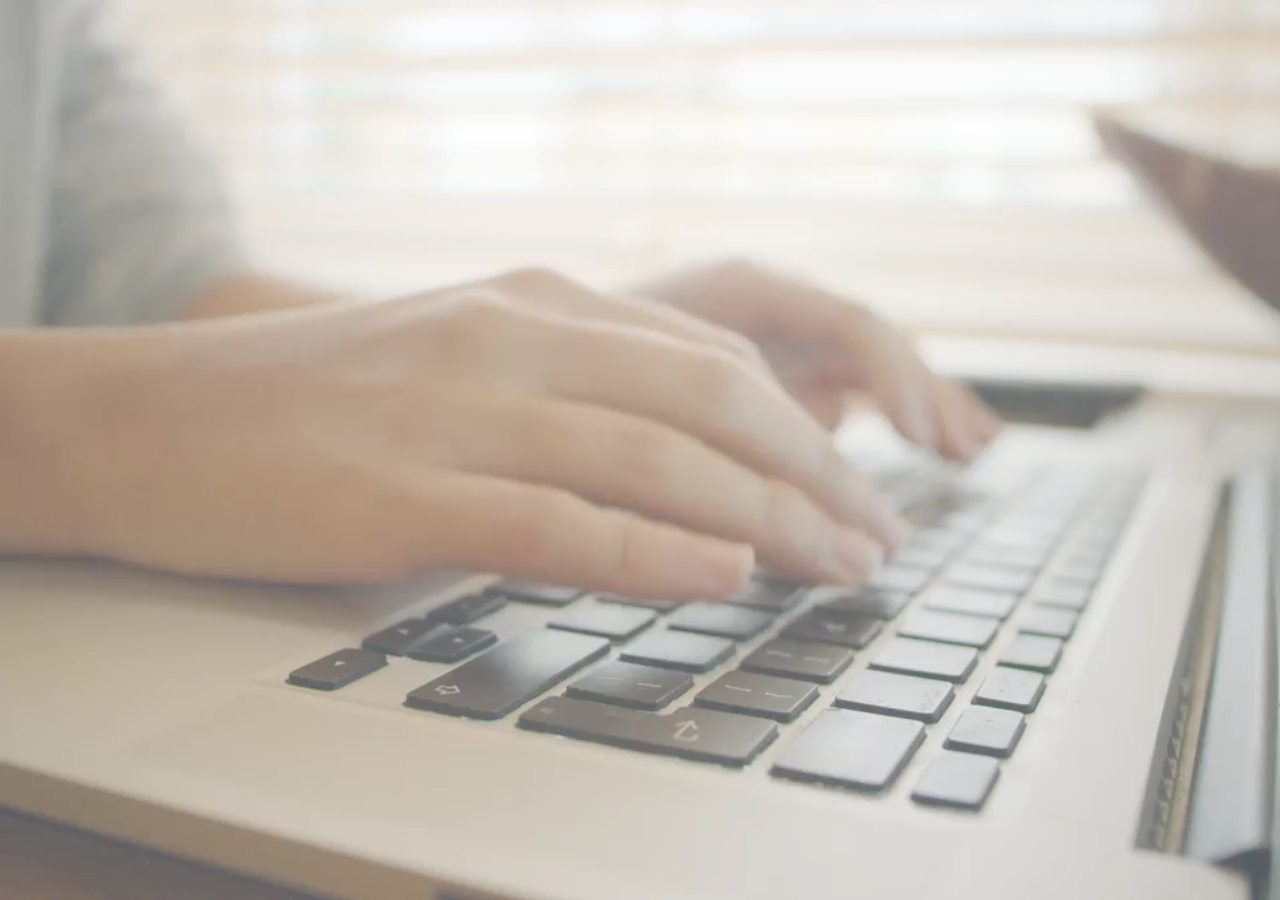
<file: index.html>
<!doctype html><html lang="en"><head><meta charset="utf-8"><link rel="shortcut icon" href="/favicon.ico"><meta name="viewport" content="width=device-width,initial-scale=1,shrink-to-fit=no"><meta name="theme-color" content="#000000"><link rel="manifest" href="/manifest.json"><script type="text/javascript">!function(i){if(i.search){var l={};i.search.slice(1).split("&").forEach(function(i){var a=i.split("=");l[a[0]]=a.slice(1).join("=").replace(/~and~/g,"&")}),void 0!==l.p&&window.history.replaceState(null,null,i.pathname.slice(0,-1)+(l.p||"")+(l.q?"?"+l.q:"")+i.hash)}}(window.location)</script><title>Chat Room</title><link href="/static/css/main.0cf766fc.chunk.css" rel="stylesheet"></head><body><noscript>You need to enable JavaScript to run this app.</noscript><div id="root"></div><script>!function(l){function e(e){for(var r,t,n=e[0],o=e[1],u=e[2],f=0,i=[];f<n.length;f++)t=n[f],p[t]&&i.push(p[t][0]),p[t]=0;for(r in o)Object.prototype.hasOwnProperty.call(o,r)&&(l[r]=o[r]);for(s&&s(e);i.length;)i.shift()();return c.push.apply(c,u||[]),a()}function a(){for(var e,r=0;r<c.length;r++){for(var t=c[r],n=!0,o=1;o<t.length;o++){var u=t[o];0!==p[u]&&(n=!1)}n&&(c.splice(r--,1),e=f(f.s=t[0]))}return e}var t={},p={2:0},c=[];function f(e){if(t[e])return t[e].exports;var r=t[e]={i:e,l:!1,exports:{}};return l[e].call(r.exports,r,r.exports,f),r.l=!0,r.exports}f.m=l,f.c=t,f.d=function(e,r,t){f.o(e,r)||Object.defineProperty(e,r,{enumerable:!0,get:t})},f.r=function(e){"undefined"!=typeof Symbol&&Symbol.toStringTag&&Object.defineProperty(e,Symbol.toStringTag,{value:"Module"}),Object.defineProperty(e,"__esModule",{value:!0})},f.t=function(r,e){if(1&e&&(r=f(r)),8&e)return r;if(4&e&&"object"==typeof r&&r&&r.__esModule)return r;var t=Object.create(null);if(f.r(t),Object.defineProperty(t,"default",{enumerable:!0,value:r}),2&e&&"string"!=typeof r)for(var n in r)f.d(t,n,function(e){return r[e]}.bind(null,n));return t},f.n=function(e){var r=e&&e.__esModule?function(){return e.default}:function(){return e};return f.d(r,"a",r),r},f.o=function(e,r){return Object.prototype.hasOwnProperty.call(e,r)},f.p="/";var r=window.webpackJsonp=window.webpackJsonp||[],n=r.push.bind(r);r.push=e,r=r.slice();for(var o=0;o<r.length;o++)e(r[o]);var s=n;a()}([])</script><script src="/static/js/1.274aac91.chunk.js"></script><script src="/static/js/main.b1681dee.chunk.js"></script></body></html>
</file>
<file: static/css/main.0cf766fc.chunk.css>
html{box-sizing:border-box}*,:after,:before{box-sizing:inherit}body{margin:0;padding:0;font-family:-apple-system,BlinkMacSystemFont,Segoe UI,Roboto,Oxygen,Ubuntu,Cantarell,Fira Sans,Droid Sans,Helvetica Neue,sans-serif;-webkit-font-smoothing:antialiased;-moz-osx-font-smoothing:grayscale;overflow-x:hidden;overflow-y:hidden}code{font-family:source-code-pro,Menlo,Monaco,Consolas,Courier New,monospace}.general-button{cursor:pointer;padding:.6rem}.general-button:focus{outline:1px solid #fff}input{font-size:1.2rem;margin:.4rem 0}:root{--main-color:#484d51;--second-color:#000}@-webkit-keyframes show{0%{opacity:0}to{opacity:1}}@keyframes show{0%{opacity:0}to{opacity:1}}.app-router__profile-container{display:flex;flex-direction:column;justify-content:flex-start;width:100vw;height:100vh;align-items:center;text-align:center}.app-router__divider{flex:0.5 1}.app-router__profile-wrapper{flex:8 1;-webkit-animation:show .5s linear;animation:show .5s linear;z-index:4}.app__container{display:flex;flex-direction:column;align-items:center;text-align:center;width:100%;position:relative;margin:0;height:100vh}.posts-list__container{width:100%;flex:1 1;overflow-y:scroll;-webkit-overflow-scrolling:touch;z-index:3;position:relative}.posts-list__container-inner{flex-direction:column-reverse;display:flex;position:relative;overflow:hidden;padding-bottom:1rem;min-height:100%}.posts-list__container-inner--empty{justify-content:center}.posts-list__start-element{font-size:3rem;color:var(--main-color)}.post-list__loader-wrapper,.posts-list__start-element{display:flex;align-items:center;justify-content:center}.post-list__loader-wrapper{z-index:3}.post-list__loader-wrapper--empty{height:100%}.post__container{display:flex;flex-shrink:0;flex-direction:column;justify-content:center;-webkit-animation:show .5s linear;animation:show .5s linear;width:100%}.post__detailes-container{display:flex;flex-direction:column;justify-content:start;font-size:.8rem}.post__text-row{display:flex}.post__text{display:inline-flex;flex-direction:column;align-items:center;word-break:break-all;color:#fff;border-radius:1rem;padding:.6rem}.post__text--own{background-color:var(--main-color);margin-left:auto}.post__text--else{background-color:#f1f0f0;color:#000;margin-right:auto}.post__visible{flex:20 1;display:flex}.post__invisible{flex:15 1}.post__invisible-sides{flex:1 1}.post__delete-button{display:flex;align-items:flex-end;padding:0;margin-left:auto}.post__delete-button--hidden{visibility:hidden}.post__text-file{width:100%;margin:.5rem;border:1px solid #000;border-radius:1rem}.post__text-and-button{display:flex;flex-direction:column;width:100%}.post__text-span{margin-right:1rem}.divider{height:1rem}.error-message{color:red;background-color:#fff;font-size:.8rem;font-weight:700;border:1px solid;text-align:center}.loader__container{display:flex;background-color:var(--main-color);color:#fff;align-items:center;padding:.5rem;-webkit-animation:show .5s linear;animation:show .5s linear;justify-content:center}.loader__container--withRadius{border-radius:1rem}.loader__container--inverted{background-color:#fff;color:var(--main-color)}.loader__spinner{border:5px solid #fff;border-top-color:transparent;border-radius:50%;width:25px;height:25px;-webkit-animation:spin 1.6s linear infinite;animation:spin 1.6s linear infinite}.loader__spinner--inverted{border:5px solid var(--main-color);border-top:5px solid transparent}@-webkit-keyframes spin{0%{-webkit-transform:rotate(0deg);transform:rotate(0deg)}to{-webkit-transform:rotate(1turn);transform:rotate(1turn)}}@keyframes spin{0%{-webkit-transform:rotate(0deg);transform:rotate(0deg)}to{-webkit-transform:rotate(1turn);transform:rotate(1turn)}}.uploaded-file__file-container{display:flex;flex-direction:column}.uploaded-file__image{width:150px;border:1px solid var(--main-color)}.uploaded-file__image--posted{cursor:pointer}.uploaded-file__general-file-container{color:var(--main-color);border:1px solid var(--main-color);border-radius:1rem;padding:1rem}.uploaded-file__general-file-container--inverted{color:#fff;border:1px solid #fff}.uploaded-file__video-container{position:relative;color:#fff}.uploaded-file__play-pause-button{position:absolute;left:50%;top:50%;-webkit-transform:translate(-50%,-50%);transform:translate(-50%,-50%);background-color:rgba(0,0,0,.664)}.uploaded-file__fullscreen-button{position:absolute;right:0;bottom:0}.confirm__container{border:1px solid;-webkit-animation:show .5s linear;animation:show .5s linear;display:flex;flex-direction:column;color:#fff;border-radius:1rem}.confirm__container--modal{position:absolute;left:50%;-webkit-transform:translate(-50%);transform:translate(-50%);background-color:var(--main-color)}.confirm__buttons-container{display:flex;justify-content:space-between;padding:0 1rem 1rem}.confirm__message{font-size:1.5rem;padding:1rem}.new-posts__container{width:100%;display:flex;-webkit-animation:show .5s linear;animation:show .5s linear;border:1px solid var(--main-color);border-left:none;align-items:center;background-color:#fff;z-index:4}.new-posts__form{width:100%}.new-posts__text-area{padding:.5rem;color:var(--main-color);line-break:auto;line-height:1;border:none;width:100%;outline:none}.new-posts__text-area--mobile{font-size:1rem}.new-posts__text-area--tablet{font-size:1.2rem}.new-posts__text-area--desktop-largeDesktop{font-size:1.1rem}.new-posts__button{flex-shrink:0;color:var(--main-color);font-size:1.2rem;border:none;-webkit-animation:show .5s linear;animation:show .5s linear;cursor:pointer;background-color:transparent}.new-posts__button--disabled{opacity:0;cursor:default}.file-uploader__file-upload-button{padding:0}.file-uploader__file-upload-button:focus{outline:solid 1px var(--main-color)}.file-uploader__drop-files-box{display:flex;flex:10 1;flex-direction:column;align-items:center;justify-content:space-between;width:20rem;height:20rem;border:solid var(--main-color);border-style:dashed;border-radius:1rem}.file-uploader__drop-files-box-sides{flex:2 1;font-size:1.5rem;color:var(--main-color)}.file-uploader__attach-icon{-webkit-transform:rotate(45deg);transform:rotate(45deg)}.video-background__overlay{background-color:#fff;position:absolute;width:100%;height:100%;top:0;z-index:2;opacity:.3}.video-background__container{width:100%}.video-background__video{position:absolute;z-index:1;left:50%;-webkit-transform:translate(-50%);transform:translate(-50%);-webkit-animation:show 1s linear;animation:show 1s linear}.profile__container--loggedin{position:absolute;left:0;display:flex;flex-direction:column;align-items:flex-start;color:#fff;-webkit-animation:show .5s linear;animation:show .5s linear;z-index:4;padding:.5rem;margin:.5rem 0 0 .5rem;background-color:var(--second-color);border-radius:1rem}.profile__container--loggedout{color:#fff;display:flex;justify-content:center;align-items:center;background-color:var(--main-color);border:1px solid #fff;border-radius:1rem;padding:1rem}.profile__user-icon{display:inline;padding:.2rem}.profile-form__container{align-items:center}.profile-form__buttons-container,.profile-form__container{display:flex;flex-direction:column}.profile-form__button{padding:.4rem 0;text-align:left;font-size:.9rem}.login-form__container{display:flex;flex-direction:column}.login-form__header{text-align:center;font-size:1.4rem}.login-form__buttons{display:flex;justify-content:space-between}.signup-form__container{display:flex;flex-direction:column}.signup-form__header{text-align:center;font-size:1.4rem}.signup-form__radios-container{margin-bottom:1rem}.signup-form__radio{display:flex;align-items:baseline}.singup-form__radio-divider{flex:1 1}.singup-form__radio-label{flex:25 1;text-align:left}.signup-form__buttons-container{display:flex;justify-content:space-between}.users-list__container{display:flex;height:100%;flex-direction:column;text-align:left;justify-content:flex-start;padding-top:1rem;-webkit-animation:show .5s linear;animation:show .5s linear;flex:1 1}.users-list__header{font-size:1.1rem;font-weight:700;margin-bottom:.5rem}.user__user-name-container{display:flex}.user__user-name-container--current{color:var(--second-color)}.error-boundary__container{display:flex;flex-direction:column;align-items:center;justify-content:center;height:100vh;color:var(--main-color)}
/*# sourceMappingURL=main.0cf766fc.chunk.css.map */
</file>
